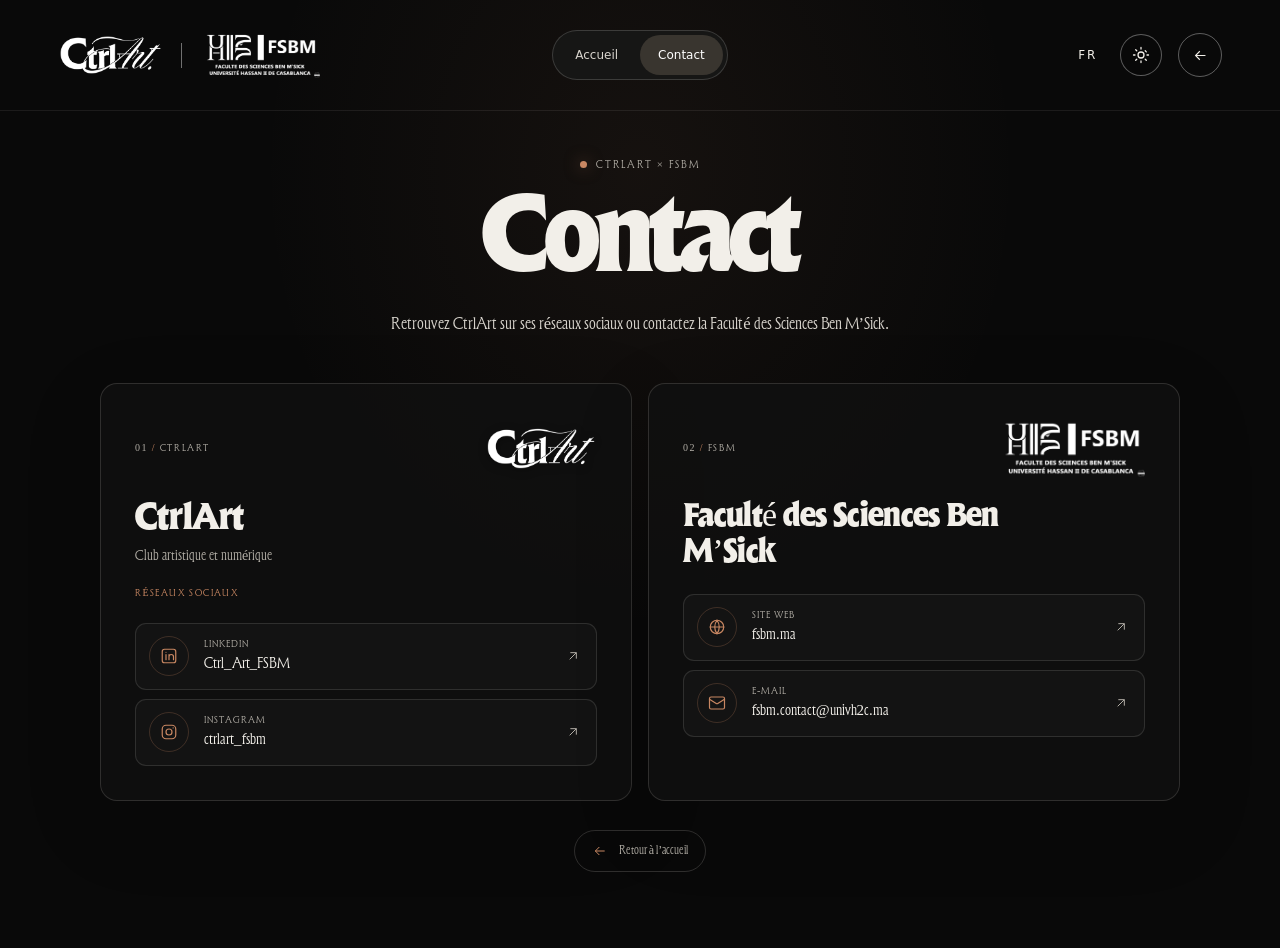
<file: contact.html>
<!doctype html>
<html lang="fr" data-page="organization-contact">
  <head>
    <meta charset="utf-8" />
    <meta name="viewport" content="width=device-width, initial-scale=1" />
    <meta name="theme-color" content="#090909" />
    <meta name="description" content="Coordonnées de CtrlArt et de la Faculté des Sciences Ben M’Sick : réseaux sociaux, site web et e-mail." />
    <title>Contact — CtrlArt &amp; FSBM</title>
    <link rel="stylesheet" href="css/styles.css" />
  </head>
  <body class="organization-contact-body">
    <script>
      try {
        const theme = localStorage.getItem('ctrlart-theme');
        if (theme === 'light' || theme === 'dark') document.documentElement.dataset.theme = theme;
      } catch (error) {}
    </script>
    <main class="organization-contact-page">
      <header class="hero-header org-contact-header">
        <a class="header-brand" href="index.html#accueil" aria-label="CtrlArt, retour à l’accueil">
          <img class="header-logo" src="assets/logos/ctrlart-logo-white.png" alt="CtrlArt" width="280" height="130" />
          <span class="brand-divider" aria-hidden="true"></span>
          <span class="header-fsbm-mark">
            <img class="header-fsbm-logo header-fsbm-logo--dark" src="assets/logos/fsbm-logo-dark.png" alt="Faculté des Sciences Ben M’Sick" width="640" height="250" />
            <img class="header-fsbm-logo header-fsbm-logo--light" src="assets/logos/fsbm-logo-light.png" alt="Faculté des Sciences Ben M’Sick" width="640" height="250" />
          </span>
        </a>
        <nav class="hero-nav" data-page="organization-contact" aria-label="Navigation principale">
          <a href="index.html#accueil">Accueil</a>
          <a href="contact.html" aria-current="page">Contact</a>
        </nav>
        <div class="header-utility">
          <button class="language-current" id="language-toggle" type="button" lang="fr" aria-label="Passer en anglais" aria-pressed="false" title="Passer en anglais">FR</button>
          <button class="theme-toggle" id="theme-toggle" type="button" aria-label="Passer au thème clair" aria-pressed="false" title="Passer au thème clair">
            <svg class="theme-icon theme-icon--sun" viewBox="0 0 24 24" fill="none" stroke="currentColor" stroke-width="1.7" stroke-linecap="round" aria-hidden="true" focusable="false"><circle cx="12" cy="12" r="4"/><path d="M12 2v2m0 16v2M4.93 4.93l1.42 1.42m11.3 11.3 1.42 1.42M2 12h2m16 0h2M4.93 19.07l1.42-1.42m11.3-11.3 1.42 1.42"/></svg>
            <svg class="theme-icon theme-icon--moon" viewBox="0 0 24 24" fill="none" stroke="currentColor" stroke-width="1.7" stroke-linecap="round" stroke-linejoin="round" aria-hidden="true" focusable="false"><path d="M20.2 15.2A8.2 8.2 0 0 1 8.8 3.8 8.3 8.3 0 1 0 20.2 15.2Z"/></svg>
          </button>
          <a class="quick-link" href="index.html#accueil" aria-label="Retour à l’accueil" title="Retour à l’accueil">
            <svg viewBox="0 0 24 24" fill="none" stroke="currentColor" stroke-width="1.5" aria-hidden="true"><path d="M19 12H5M11 18l-6-6 6-6"/></svg>
          </a>
        </div>
      </header>

      <section class="org-contact-stage" id="organization-contact" aria-labelledby="org-contact-title" aria-label="Coordonnées de CtrlArt et de la Faculté des Sciences Ben M’Sick">
        <div class="org-contact-inner">
          <header class="org-contact-heading">
            <p class="org-contact-kicker"><span class="org-kicker-dot" aria-hidden="true"></span><span data-org-key="eyebrow">CTRLART × FSBM</span></p>
            <h1 class="org-contact-title" id="org-contact-title" data-org-key="title">Contact</h1>
            <p class="org-contact-intro" data-org-key="intro">Retrouvez CtrlArt sur ses réseaux sociaux ou contactez la Faculté des Sciences Ben M’Sick.</p>
          </header>

          <div class="org-contact-grid">
            <article class="org-card org-card--ctrlart">
              <div class="org-card-heading">
                <div class="org-card-brandline">
                  <span class="org-card-index">01 <span aria-hidden="true">/</span> CTRLART</span>
                  <img class="org-ctrlart-logo" src="assets/logos/ctrlart-logo-white.png" alt="Logo de CtrlArt" width="280" height="130" data-org-alt="ctrlartAlt" />
                </div>
                <h2 class="org-card-title">CtrlArt</h2>
                <p class="org-card-subtitle" data-org-key="ctrlartType">Club artistique et numérique</p>
                <p class="org-methods-title" data-org-key="socialTitle">Réseaux sociaux</p>
              </div>
              <div class="org-methods">
                <a class="org-method" href="https://www.linkedin.com/search/results/companies/?keywords=Ctrl_Art_FSBM" target="_blank" rel="noopener noreferrer" data-org-aria="linkedinAction">
                  <span class="org-method-icon" aria-hidden="true"><svg viewBox="0 0 24 24" fill="none" stroke="currentColor" stroke-width="1.6" stroke-linecap="round" stroke-linejoin="round"><rect x="3" y="3" width="18" height="18" rx="3"/><path d="M8 10v7M8 7h.01M12 17v-7m0 3a3 3 0 0 1 6 0v4"/></svg></span>
                  <span class="org-method-copy"><span class="org-method-label" data-org-key="linkedinLabel">LinkedIn</span><span class="org-method-value" data-org-key="linkedinName">Ctrl_Art_FSBM</span></span>
                  <svg class="org-method-arrow" viewBox="0 0 24 24" fill="none" stroke="currentColor" stroke-width="1.5" aria-hidden="true"><path d="M7 17 17 7M8 7h9v9"/></svg>
                </a>
                <a class="org-method" href="https://www.instagram.com/ctrlart_fsbm/" target="_blank" rel="noopener noreferrer" data-org-aria="instagramAction">
                  <span class="org-method-icon" aria-hidden="true"><svg viewBox="0 0 24 24" fill="none" stroke="currentColor" stroke-width="1.6" stroke-linecap="round" stroke-linejoin="round"><rect x="3" y="3" width="18" height="18" rx="5"/><circle cx="12" cy="12" r="4"/><path d="M17.5 6.5h.01"/></svg></span>
                  <span class="org-method-copy"><span class="org-method-label" data-org-key="instagramLabel">Instagram</span><span class="org-method-value" data-org-key="instagramHandle">ctrlart_fsbm</span></span>
                  <svg class="org-method-arrow" viewBox="0 0 24 24" fill="none" stroke="currentColor" stroke-width="1.5" aria-hidden="true"><path d="M7 17 17 7M8 7h9v9"/></svg>
                </a>
              </div>
            </article>

            <article class="org-card org-card--fsbm">
              <div class="org-card-heading">
                <div class="org-card-brandline">
                  <span class="org-card-index">02 <span aria-hidden="true">/</span> FSBM</span>
                  <span class="org-fsbm-logo">
                    <img class="org-fsbm-logo-dark" src="assets/logos/fsbm-logo-dark.png" alt="Logo de la Faculté des Sciences Ben M’Sick" width="640" height="250" data-org-alt="fsbmAlt" />
                    <img class="org-fsbm-logo-light" src="assets/logos/fsbm-logo-light.png" alt="Logo de la Faculté des Sciences Ben M’Sick" width="640" height="250" data-org-alt="fsbmAlt" />
                  </span>
                </div>
                <h2 class="org-card-title org-card-title--fsbm" data-org-key="fsbmName">Faculté des Sciences Ben M’Sick</h2>
              </div>
              <div class="org-methods">
                <a class="org-method" href="https://fsbm.ma/" target="_blank" rel="noopener noreferrer" data-org-aria="websiteAction">
                  <span class="org-method-icon" aria-hidden="true"><svg viewBox="0 0 24 24" fill="none" stroke="currentColor" stroke-width="1.6" stroke-linecap="round" stroke-linejoin="round"><circle cx="12" cy="12" r="9"/><path d="M3 12h18M12 3a15 15 0 0 1 0 18m0-18a15 15 0 0 0 0 18"/></svg></span>
                  <span class="org-method-copy"><span class="org-method-label" data-org-key="websiteLabel">Site web</span><span class="org-method-value" data-org-key="websiteValue">fsbm.ma</span></span>
                  <svg class="org-method-arrow" viewBox="0 0 24 24" fill="none" stroke="currentColor" stroke-width="1.5" aria-hidden="true"><path d="M7 17 17 7M8 7h9v9"/></svg>
                </a>
                <a class="org-method" href="mailto:fsbm.contact@univh2c.ma" data-org-aria="emailAction">
                  <span class="org-method-icon" aria-hidden="true"><svg viewBox="0 0 24 24" fill="none" stroke="currentColor" stroke-width="1.6" stroke-linecap="round" stroke-linejoin="round"><rect x="2" y="4" width="20" height="16" rx="2"/><path d="m22 7-8.97 5.7a1.94 1.94 0 0 1-2.06 0L2 7"/></svg></span>
                  <span class="org-method-copy"><span class="org-method-label" data-org-key="emailLabel">E-mail</span><span class="org-method-value" data-org-key="emailValue">fsbm.contact@univh2c.ma</span></span>
                  <svg class="org-method-arrow" viewBox="0 0 24 24" fill="none" stroke="currentColor" stroke-width="1.5" aria-hidden="true"><path d="M7 17 17 7M8 7h9v9"/></svg>
                </a>
              </div>
            </article>
          </div>

          <a class="org-back-home" href="index.html#accueil"><svg viewBox="0 0 24 24" fill="none" stroke="currentColor" stroke-width="1.5" aria-hidden="true"><path d="M19 12H5M11 18l-6-6 6-6"/></svg><span data-org-key="homeCta">Retour à l’accueil</span></a>
        </div>
      </section>
    </main>
    
  <script src="js/theme.js"></script>
</body>
</html>
</file>
<file: css/styles.css>
@font-face{font-family:Forevs;src:url("../assets/fonts/Forevs.otf") format("opentype");font-display:swap}
@font-face{font-family:ForevsBlack;src:url("../assets/fonts/ForevsBlack.otf") format("opentype");font-display:swap}

:root{
  color-scheme:dark;
  --paper:#f2efe9;
  --paper-soft:#d8d4cd;
  --muted:#b1ada5;
  --line:rgba(244,240,233,.16);
  --field:#171716;
  --accent:#c88762;
  --sans:ui-sans-serif,system-ui,-apple-system,BlinkMacSystemFont,"Segoe UI",sans-serif;
  --ease-out:cubic-bezier(.2,.8,.2,1)
}

*,*::before,*::after{box-sizing:border-box}
html{scroll-behavior:smooth;scrollbar-color:#514d47 #101010;scrollbar-width:thin}
body{margin:0;background:#080808;color:var(--paper);font-family:var(--sans);-webkit-font-smoothing:antialiased}
a{color:inherit}
button,input{font:inherit}
::selection{background:#a96745;color:#fffaf5}
button:focus-visible,a:focus-visible,input:focus-visible{outline:2px solid #e4ad88;outline-offset:4px}

.hero{
  min-height:100svh;
  position:relative;
  overflow:hidden;
  display:flex;
  flex-direction:column;
  background-color:#090909;
  background-image:linear-gradient(180deg,rgba(0,0,0,.48),rgba(0,0,0,.34) 48%,rgba(0,0,0,.76)),url("../assets/media/hero-bg.jpg");
  background-position:center;
  background-size:cover,cover
}
.hero::after{content:"";position:absolute;inset:0;pointer-events:none;box-shadow:inset 0 0 120px rgba(0,0,0,.48)}
.hero-header,.hero-content,.hero-bottom{position:relative;z-index:1}
.hero-header{padding:30px clamp(24px,4.5vw,76px);display:grid;grid-template-columns:1fr auto 1fr;align-items:center;gap:24px}
.header-brand{display:flex;align-items:center;gap:18px;width:max-content;text-decoration:none}
.header-brand img{display:block;width:105px;height:auto}
.brand-divider{width:1px;height:25px;background:rgba(255,255,255,.42)}
.header-fsbm-mark{position:relative;display:block;width:120px;aspect-ratio:64/25;flex:none}
.header-brand .header-fsbm-mark img{position:absolute;inset:0;display:block;width:100%;height:100%;object-fit:contain}
.header-brand .header-fsbm-mark img.header-fsbm-logo--light{display:none}
html[data-theme="light"] .header-brand .header-fsbm-mark img.header-fsbm-logo--dark{display:none}
html[data-theme="light"] .header-brand .header-fsbm-mark img.header-fsbm-logo--light{display:block}
.hero-nav{display:flex;align-items:center;gap:4px;padding:4px;border:1px solid rgba(255,255,255,.16);border-radius:999px;background:rgba(23,23,22,.92)}
.hero-nav a{display:inline-flex;align-items:center;justify-content:center;min-height:40px;padding:0 18px;border-radius:999px;color:#d9d5ce;text-decoration:none;font-size:12px;white-space:nowrap;transition:background .22s var(--ease-out),color .22s var(--ease-out)}
.hero-nav a:hover,.hero-nav a:focus-visible{background:#3b3935;color:#fff}
.header-utility{justify-self:end;display:flex;align-items:center;gap:16px}
.language-current{min-width:2.8em;padding:6px 3px;border:0;background:transparent;color:inherit;font:inherit;font-size:12px;line-height:1;letter-spacing:.14em;text-align:center;cursor:pointer;-webkit-appearance:none;appearance:none;transition:color .22s var(--ease-out)}
.language-current:hover{color:var(--accent)}
.theme-toggle{display:grid;place-items:center;width:42px;height:42px;padding:0;border:1px solid rgba(255,255,255,.34);border-radius:50%;background:rgba(0,0,0,.08);color:#f2efe9;cursor:pointer;transition:background .22s var(--ease-out),border-color .22s var(--ease-out),color .22s var(--ease-out)}
.theme-toggle:hover{background:rgba(255,255,255,.12);border-color:rgba(255,255,255,.62)}
.theme-icon{width:18px;height:18px}
.theme-icon--moon{display:none}
html[data-theme="light"] .theme-icon--sun{display:none}
html[data-theme="light"] .theme-icon--moon{display:block}
.quick-link{display:grid;place-items:center;width:44px;height:44px;border:1px solid rgba(255,255,255,.34);border-radius:50%;text-decoration:none;transition:background .22s var(--ease-out),border-color .22s var(--ease-out)}
.quick-link:hover{background:rgba(255,255,255,.12);border-color:rgba(255,255,255,.62)}
.quick-link svg{width:17px;height:17px}

.hero-content{flex:1;display:flex;align-items:center;justify-content:center;padding:48px 24px 42px;text-align:center}
.hero-copy{width:min(100%,920px)}
.hero-title{margin:0;font-family:ForevsBlack,Georgia,serif;font-size:clamp(3.25rem,7.1vw,6rem);font-weight:900;letter-spacing:-.035em;line-height:.96;text-wrap:balance}
.hero-title>span{display:block}
.hero-title .title-second{color:#d6d1c9}
.title-year{display:inline-block;margin-left:.34em;color:var(--accent);font-family:Forevs,Georgia,serif;font-size:clamp(16px,1.8vw,26px);font-weight:400;letter-spacing:.1em;vertical-align:.36em;white-space:nowrap}
.hero-description{max-width:54ch;margin:26px auto 0;color:#d2cec7;font-size:clamp(1rem,1.25vw,1.125rem);line-height:1.72;text-wrap:balance}
.hero-cta{display:inline-flex;min-height:50px;align-items:center;justify-content:center;gap:15px;margin-top:32px;padding:0 25px;border-radius:999px;background:var(--paper);color:#171615;text-decoration:none;font-size:13px;font-weight:700;transition:transform .22s var(--ease-out),background .22s var(--ease-out)}
.hero-cta:hover{transform:translateY(-2px);background:#fffaf4}
.hero-cta:active{transform:translateY(0)}
.hero-cta span{font-size:17px;line-height:1}
.hero-bottom{display:flex;align-items:end;justify-content:space-between;gap:24px;padding:0 clamp(24px,4.5vw,76px) 30px;color:#c2bdb5;font-size:11px;letter-spacing:.1em;text-transform:uppercase}
.hero-bottom a{padding-bottom:5px;border-bottom:1px solid #8e8981;text-decoration:none;transition:color .2s,border-color .2s}
.hero-bottom a:hover{color:#fff;border-color:#fff}

.page-shell{min-height:100svh;display:grid;place-items:center;padding:clamp(24px,4vw,56px);background:#090909}
/* Intentional full-bleed split card: the outer rim clips the video to the shared corner radius. */
.card-rim{width:min(1240px,100%);border:1px solid rgba(244,240,233,.18);border-radius:16px;overflow:hidden}
.card{display:grid;grid-template-columns:minmax(0,1fr) minmax(0,1.15fr);min-height:690px;background:#10100f}
.brand-panel{position:relative;min-height:100%;overflow:hidden;background:#131312;border-right:1px solid var(--line)}
.brand-video-frame{position:absolute;inset:0;margin:0;background:#141413}
.brand-video{display:block;width:100%;height:100%;object-fit:cover}
.brand-logo-wrap{position:absolute;top:30px;left:32px;z-index:1}
.brand-logo{display:block;width:118px;height:auto;filter:drop-shadow(0 2px 4px rgba(0,0,0,.65))}
.form-panel{display:flex;flex-direction:column;justify-content:center;padding:44px clamp(32px,4.5vw,64px);background:#111110}
.form-header{margin-bottom:27px}
.form-header-top{display:flex;align-items:center;justify-content:space-between;gap:14px}
.preview-badge{display:inline-flex;align-items:center;gap:8px;padding:8px 12px;border:1px solid #625e57;border-radius:999px;background:#252422;color:#f0ece5;font-size:12px;font-weight:700;letter-spacing:.02em}
.preview-dot{width:7px;height:7px;border-radius:50%;background:#c8b59f}
.required-legend{color:#c5c0b8;font-size:12px}
.required-legend span,.req{color:#d5a080}
.form-title{margin:19px 0 10px;font-family:Forevs,Georgia,serif;font-size:42px;font-weight:400;line-height:1.05}
.form-subtitle{margin:0;color:#c8c3bb;font-size:14px;line-height:1.6}
.field-grid{display:grid;grid-template-columns:repeat(6,minmax(0,1fr));gap:17px 14px}
.field{grid-column:span 3;display:flex;min-width:0;flex-direction:column;gap:8px}
.field-email,.field-phone{grid-column:span 3}
.field-wide{grid-column:1/-1}
.field label{color:#e2ded7;font-size:13px;line-height:1.35}
.input-wrap{position:relative}
.input-wrap input{width:100%;height:49px;min-width:0;padding:0 13px 0 43px;border:1px solid #46433e;border-radius:10px;outline:none;background:var(--field);color:#f3f0ea;font-size:14px;transition:border-color .2s var(--ease-out),background .2s var(--ease-out)}
.input-wrap input::placeholder{color:#a19b93;opacity:1}
.input-wrap input:focus{border-color:#d8a584;background:#1a1917}
.input-wrap input:disabled{border-color:#393733;background:#151514;color:#aaa49b;opacity:1;cursor:not-allowed}
.input-wrap input:disabled::placeholder{color:#8f8981}
.field-icon{position:absolute;top:50%;left:14px;display:flex;transform:translateY(-50%);color:#b1aba2;pointer-events:none}
.field-icon svg{width:17px;height:17px}
.form-actions{display:flex;flex-direction:column;gap:14px;margin-top:24px}
.submit-button{display:flex;width:100%;min-height:52px;align-items:center;justify-content:center;gap:10px;border:1px solid #625e57;border-radius:10px;background:#252422;color:#d8d2ca;font-weight:700;cursor:not-allowed}
.button-icon,.notice-icon{display:flex;flex:none}
.button-icon svg,.notice-icon svg{width:17px;height:17px}
.preview-notice{display:flex;align-items:flex-start;gap:10px;margin:0;padding:0 2px;border:0;background:transparent;color:#c3beb6;font-size:12px;line-height:1.55}
.notice-icon{margin-top:1px;color:#d5a080}

html[data-theme="light"]{color-scheme:light;scrollbar-color:#c5b8a8 #eee9e1;--paper:#28231e;--paper-soft:#413a32;--muted:#685f54;--line:rgba(53,43,34,.16);--field:#fffdfa;--accent:#a96643}
html[data-theme="light"] body{background:#efebe4;color:var(--paper)}
html[data-theme="light"] .hero{background-color:#ece7de;background-image:linear-gradient(180deg,rgba(250,247,241,.90),rgba(245,241,233,.86) 48%,rgba(239,234,225,.94)),url("../assets/media/hero-bg.jpg")}
html[data-theme="light"] .hero::after{box-shadow:inset 0 0 100px rgba(73,55,39,.06)}
html[data-theme="light"] .header-logo{filter:brightness(0)}
html[data-theme="light"] .brand-divider{background:rgba(47,40,34,.30)}
html[data-theme="light"] .theme-toggle,html[data-theme="light"] .quick-link{border-color:rgba(47,40,34,.34);background:rgba(255,255,255,.35);color:#2d2721}
html[data-theme="light"] .theme-toggle:hover,html[data-theme="light"] .quick-link:hover{background:rgba(104,85,65,.12);border-color:rgba(47,40,34,.55)}
html[data-theme="light"] .hero-nav{border-color:rgba(62,51,40,.16);background:rgba(255,253,248,.78)}
html[data-theme="light"] .hero-nav a{color:#494239}
html[data-theme="light"] .hero-nav a:hover,html[data-theme="light"] .hero-nav a:focus-visible{background:#e9e1d6;color:#211d18}
html[data-theme="light"] .hero-title .title-second{color:#453b32}
html[data-theme="light"] .hero-description{color:#51493f}
html[data-theme="light"] .hero-cta{background:#28231e;color:#faf7f1}
html[data-theme="light"] .hero-cta:hover{background:#46382d;color:#fffaf4}
html[data-theme="light"] .hero-bottom{color:#5d554b}
html[data-theme="light"] .hero-bottom a{border-color:#aaa093}
html[data-theme="light"] .hero-bottom a:hover{color:#211d18;border-color:#211d18}
html[data-theme="light"] .page-shell{background:#eeeae2}
html[data-theme="light"] .card-rim{border-color:rgba(65,52,38,.18)}
html[data-theme="light"] .card{background:#fbf9f4}
html[data-theme="light"] .form-panel{background:#faf8f3}
html[data-theme="light"] .preview-badge{border-color:#d3c9ba;background:#f1ece3;color:#3e3429}
html[data-theme="light"] .preview-dot{background:#a96643}
html[data-theme="light"] .required-legend{color:#6e6357}
html[data-theme="light"] .field label{color:#322d27}
html[data-theme="light"] .input-wrap input{border-color:#cdc3b6;background:#fffdfa;color:#2c2721}
html[data-theme="light"] .input-wrap input::placeholder{color:#766d62}
html[data-theme="light"] .input-wrap input:focus{border-color:#a96643;background:#fff}
html[data-theme="light"] .input-wrap input:disabled{border-color:#ddd5c9;background:#f0ece5;color:#8c8378}
html[data-theme="light"] .input-wrap input:disabled::placeholder{color:#898174}
html[data-theme="light"] .field-icon{color:#756b5f}
html[data-theme="light"] .form-subtitle{color:#665d52}
html[data-theme="light"] .submit-button{border-color:#d3c8b8;background:#eee8de;color:#554b40}
html[data-theme="light"] .preview-notice{color:#685f54}
html[data-theme="light"] .notice-icon{color:#a96643}

@media(max-width:900px){
  .hero-header{grid-template-columns:1fr auto}
  .hero-nav{grid-row:2;grid-column:1/-1;justify-self:center}
  .hero-content{padding-top:38px}
  .card{grid-template-columns:1fr}
  .brand-panel{min-height:370px;border-right:0;border-bottom:1px solid var(--line)}
  .form-panel{padding:40px clamp(28px,6vw,54px)}
}
@media(max-width:560px){
  .hero-header{gap:18px;padding:20px 20px}
  .header-brand{gap:12px}
  .header-brand img{width:86px}
  .brand-divider{height:22px}
  .header-brand .header-fsbm-mark{width:94px}
  .header-utility{gap:11px}
  .theme-toggle{width:40px;height:40px}
  .quick-link{width:40px;height:40px}
  .hero-nav a{min-height:38px;padding:0 12px;font-size:11px}
  .hero-content{padding:34px 21px 38px}
  .hero-title{font-size:clamp(3rem,12vw,4rem);line-height:.98}
  .title-year{margin-left:.25em;font-size:16px;vertical-align:.35em}
  .hero-description{max-width:34ch;margin-top:22px;font-size:15px;line-height:1.65}
  .hero-cta{min-height:48px;margin-top:27px;padding:0 22px;font-size:13px}
  .hero-bottom{gap:14px;padding:0 20px 23px;font-size:11px;letter-spacing:.04em}
  .hero-bottom span:first-child{max-width:55%}
  .hero-bottom a{max-width:45%;text-align:right}
  .page-shell{align-items:start;padding:16px 12px}
  .card-rim{border-radius:14px}
  .brand-panel{min-height:290px}
  .brand-logo-wrap{top:20px;left:20px}
  .brand-logo{width:104px}
  .form-panel{padding:30px 21px 27px}
  .form-header{margin-bottom:23px}
  .form-header-top{flex-wrap:wrap;align-items:center}
  .field,.field-email,.field-phone{grid-column:1/-1}
  .field-grid{gap:16px}
  .input-wrap input{height:50px;font-size:16px}
}
@media(max-width:360px){
  .hero-header{gap:14px;padding:18px 14px}
  .header-brand{gap:8px}
  .header-brand img{width:76px}
  .header-brand .header-fsbm-mark{width:74px}
  .header-utility{gap:8px}
  .theme-toggle,.quick-link{width:36px;height:36px}
}
@media(prefers-reduced-motion:reduce){
  html{scroll-behavior:auto}
  *,*::before,*::after{transition-duration:.01ms!important;scroll-behavior:auto!important}
}


/* Contact — editorial profile cards, kept within the existing CtrlArt palette. */
.contact-section{
  position:relative;
  overflow:hidden;
  padding:clamp(72px,8vw,116px) clamp(20px,5vw,76px);
  background:radial-gradient(ellipse at 82% 4%,rgba(200,135,98,.075),transparent 34%),#090909;
  color:var(--paper);
}
.contact-inner{width:min(1160px,100%);margin:0 auto}
.contact-heading{display:grid;grid-template-columns:minmax(0,1fr) minmax(240px,.72fr);align-items:end;gap:28px;margin-bottom:36px}
.contact-heading-copy{min-width:0}
.contact-eyebrow{margin:0 0 13px;color:var(--accent);font-family:Forevs,Georgia,serif;font-size:12px;letter-spacing:.16em;text-transform:uppercase}
.contact-title{margin:0;font-family:ForevsBlack,Forevs,Georgia,serif;font-size:clamp(48px,7vw,84px);font-weight:400;letter-spacing:-.035em;line-height:.92}
.contact-intro{max-width:36ch;justify-self:end;margin:0 0 5px;color:var(--muted);font-family:Forevs,Georgia,serif;font-size:clamp(15px,1.3vw,18px);line-height:1.58}
.contact-grid{display:grid;gap:18px}
.contact-card{display:grid;grid-template-columns:minmax(0,1.08fr) minmax(0,.92fr);min-height:350px;overflow:hidden;border:1px solid var(--line);border-radius:18px;background:#121211}
.contact-info{grid-column:1;grid-row:1;display:flex;min-width:0;flex-direction:column;justify-content:center;padding:32px clamp(25px,4vw,58px)}
.contact-card--portrait-right .contact-info{grid-column:1;grid-row:1}
.contact-card--portrait-left .contact-info{grid-column:2;grid-row:1}
.contact-index{margin:0 0 18px;color:var(--accent);font-family:Forevs,Georgia,serif;font-size:11px;letter-spacing:.15em}
.contact-index span{color:var(--muted)}
.contact-name{margin:0;font-family:ForevsBlack,Forevs,Georgia,serif;font-size:clamp(30px,3.45vw,46px);font-weight:400;letter-spacing:-.025em;line-height:.98;text-transform:uppercase;text-wrap:balance}
.contact-role{max-width:46ch;margin:14px 0 25px;color:var(--paper-soft);font-family:Forevs,Georgia,serif;font-size:16px;line-height:1.48}
.contact-details{display:grid;gap:15px}
.contact-detail{min-width:0}
.contact-detail-label{display:block;margin-bottom:5px;color:var(--muted);font-family:Forevs,Georgia,serif;font-size:10px;letter-spacing:.12em;text-transform:uppercase}
.contact-link{display:inline-flex;max-width:100%;align-items:flex-start;gap:9px;color:var(--paper);font-family:Forevs,Georgia,serif;font-size:15px;line-height:1.4;text-decoration:none;overflow-wrap:anywhere;transition:color .2s var(--ease-out)}
.contact-link:hover{color:var(--accent)}
.contact-detail-icon{width:17px;height:17px;flex:none;margin-top:1px;color:var(--accent)}
.contact-photo{grid-column:2;grid-row:1;position:relative;min-width:0;min-height:350px;overflow:hidden;margin:0;background:#f2efe9}
.contact-card--portrait-left .contact-photo{grid-column:1;grid-row:1}
.contact-photo img{display:block;width:100%;height:100%;min-height:350px;object-fit:cover;object-position:center 24%;filter:grayscale(1);mix-blend-mode:multiply}
html[data-theme="light"] .contact-section{background:radial-gradient(ellipse at 82% 4%,rgba(169,102,67,.075),transparent 34%),#eeeae2}
html[data-theme="light"] .contact-card{border-color:rgba(65,52,38,.16);background:#faf8f3}
html[data-theme="light"] .contact-photo{background:#f2eee7}
html[data-theme="light"] .contact-role{color:#5c5349}
html[data-theme="light"] .contact-detail-label{color:#74695d}
html[data-theme="light"] .contact-link{color:#28231e}
html[data-theme="light"] .contact-link:hover{color:var(--accent)}
@media(max-width:760px){
  .contact-section{padding:68px 16px 76px}
  .contact-heading{grid-template-columns:1fr;gap:15px;margin-bottom:27px}
  .contact-intro{justify-self:start;margin:0}
  .contact-card,.contact-card--portrait-left,.contact-card--portrait-right{grid-template-columns:minmax(0,1fr);min-height:0}
  .contact-card .contact-photo,.contact-card--portrait-left .contact-photo,.contact-card--portrait-right .contact-photo{grid-column:1;grid-row:1;min-height:250px;height:250px}
  .contact-card .contact-photo img,.contact-card--portrait-left .contact-photo img,.contact-card--portrait-right .contact-photo img{min-height:250px;height:250px;object-position:center 22%}
  .contact-card .contact-info,.contact-card--portrait-left .contact-info,.contact-card--portrait-right .contact-info{grid-column:1;grid-row:2;padding:25px 22px 28px}
  .contact-index{margin-bottom:14px}
  .contact-name{font-size:clamp(29px,8vw,40px)}
  .contact-role{margin:12px 0 21px;font-size:15px}
  .contact-details{gap:13px}
  .contact-link{font-size:14px}
}
@media(max-width:360px){
  .contact-section{padding-right:12px;padding-left:12px}
  .contact-info{padding-right:18px;padding-left:18px}
}


/* Separate CtrlArt × FSBM contact page. */
.organization-contact-body{min-height:100vh;background:#080808;color:var(--paper)}
.organization-contact-page{min-height:100svh;display:flex;flex-direction:column;overflow:hidden;background:radial-gradient(ellipse at 50% 18%,rgba(200,135,98,.065),transparent 42%),#090909;color:var(--paper)}
.org-contact-header{width:100%;border-bottom:1px solid rgba(244,240,233,.08)}
.org-contact-header .hero-nav a[aria-current="page"]{background:#39352f;color:#fff}
.org-contact-stage{flex:1;display:flex;align-items:center;padding:42px clamp(20px,5vw,76px) 76px}
.org-contact-inner{width:min(1080px,100%);margin:0 auto}
.org-contact-heading{max-width:760px;margin:0 auto 46px;text-align:center}
.org-contact-kicker{display:inline-flex;align-items:center;gap:9px;margin:0 0 17px;color:var(--muted);font-family:Forevs,Georgia,serif;font-size:11px;letter-spacing:.18em;text-transform:uppercase}
.org-kicker-dot{width:7px;height:7px;border-radius:50%;background:var(--accent);box-shadow:0 0 16px rgba(200,135,98,.5)}
.org-contact-title{margin:0;font-family:ForevsBlack,Forevs,Georgia,serif;font-size:clamp(58px,9vw,112px);font-weight:400;letter-spacing:-.045em;line-height:.9}
.org-contact-intro{max-width:54ch;margin:22px auto 0;color:var(--paper-soft);font-family:Forevs,Georgia,serif;font-size:clamp(15px,1.3vw,18px);line-height:1.6;text-wrap:balance}
.org-contact-grid{display:grid;grid-template-columns:repeat(2,minmax(0,1fr));gap:16px}
.org-card{min-width:0;padding:clamp(22px,3vw,34px);border:1px solid rgba(244,240,233,.14);border-radius:17px;background:rgba(17,17,16,.82);box-shadow:0 24px 80px rgba(0,0,0,.14);transition:border-color .2s var(--ease-out),transform .2s var(--ease-out)}
.org-card:hover{transform:translateY(-2px);border-color:rgba(200,135,98,.42)}
.org-card-heading{margin-bottom:24px}
.org-card-brandline{display:flex;min-height:60px;align-items:center;justify-content:space-between;gap:20px;margin-bottom:20px}
.org-card-index{color:var(--muted);font-family:Forevs,Georgia,serif;font-size:10px;letter-spacing:.16em;text-transform:uppercase}
.org-card-index span{color:var(--accent)}
.org-ctrlart-logo{display:block;width:112px;height:auto;filter:drop-shadow(0 2px 5px rgba(0,0,0,.35))}
.org-card-title{margin:0;font-family:ForevsBlack,Forevs,Georgia,serif;font-size:clamp(27px,3.2vw,38px);font-weight:400;letter-spacing:-.02em;line-height:1.05}
.org-card-title--fsbm{max-width:13ch;font-size:clamp(25px,2.75vw,34px)}
.org-card-subtitle{margin:8px 0 0;color:var(--muted);font-family:Forevs,Georgia,serif;font-size:14px;line-height:1.4}
.org-methods-title{margin:21px 0 0;color:var(--accent);font-family:Forevs,Georgia,serif;font-size:10px;letter-spacing:.14em;text-transform:uppercase}
.org-fsbm-logo{position:relative;display:block;width:min(148px,42%);aspect-ratio:64/25;flex:none}
.org-fsbm-logo img{position:absolute;inset:0;display:block;width:100%;height:100%;object-fit:contain}
.org-fsbm-logo-light{display:none!important}
html[data-theme="light"] .org-fsbm-logo-dark{display:none!important}
html[data-theme="light"] .org-fsbm-logo-light{display:block!important}
.org-methods{display:grid;gap:9px}
.org-method{display:grid;grid-template-columns:42px minmax(0,1fr) 18px;min-height:67px;align-items:center;gap:13px;padding:11px 13px;border:1px solid rgba(244,240,233,.12);border-radius:11px;background:rgba(255,255,255,.025);color:var(--paper);text-decoration:none;transition:background .2s var(--ease-out),border-color .2s var(--ease-out),transform .2s var(--ease-out)}
.org-method:hover{transform:translateY(-1px);border-color:rgba(200,135,98,.46);background:rgba(200,135,98,.07)}
.org-method-icon{display:grid;width:40px;height:40px;place-items:center;border:1px solid rgba(200,135,98,.24);border-radius:50%;color:var(--accent)}
.org-method-icon svg{width:18px;height:18px}
.org-method-copy{display:grid;min-width:0;gap:4px}
.org-method-label{color:var(--muted);font-family:Forevs,Georgia,serif;font-size:10px;letter-spacing:.1em;text-transform:uppercase}
.org-method-value{color:var(--paper);font-family:Forevs,Georgia,serif;font-size:15px;line-height:1.35;overflow-wrap:anywhere}
.org-method-arrow{width:16px;height:16px;color:var(--muted);transition:transform .2s var(--ease-out),color .2s var(--ease-out)}
.org-method:hover .org-method-arrow{transform:translate(2px,-2px);color:var(--accent)}
.org-back-home{display:flex;width:max-content;min-height:42px;align-items:center;gap:11px;margin:29px auto 0;padding:0 17px;border:1px solid rgba(244,240,233,.16);border-radius:999px;color:var(--muted);font-family:Forevs,Georgia,serif;font-size:12px;text-decoration:none;transition:border-color .2s var(--ease-out),color .2s var(--ease-out),background .2s var(--ease-out)}
.org-back-home:hover{border-color:rgba(200,135,98,.45);background:rgba(200,135,98,.07);color:var(--paper)}
.org-back-home svg{width:16px;height:16px;color:var(--accent)}
html[data-theme="light"] .organization-contact-page{background:radial-gradient(ellipse at 50% 18%,rgba(169,102,67,.06),transparent 42%),#eeeae2;color:#28231e}
html[data-theme="light"] .org-contact-header{border-color:rgba(65,52,38,.1)}
html[data-theme="light"] .org-contact-header .hero-nav a[aria-current="page"]{background:#e9e1d6;color:#211d18}
html[data-theme="light"] .org-contact-kicker{color:#74695d}
html[data-theme="light"] .org-contact-intro{color:#5c5349}
html[data-theme="light"] .org-card{border-color:rgba(65,52,38,.14);background:rgba(250,248,243,.88);box-shadow:0 24px 70px rgba(53,43,34,.055)}
html[data-theme="light"] .org-card:hover{border-color:rgba(169,102,67,.42)}
html[data-theme="light"] .org-ctrlart-logo{filter:brightness(0)}
html[data-theme="light"] .org-method{border-color:rgba(65,52,38,.12);background:rgba(255,253,250,.7);color:#28231e}
html[data-theme="light"] .org-method:hover{border-color:rgba(169,102,67,.42);background:rgba(169,102,67,.055)}
html[data-theme="light"] .org-method-label{color:#74695d}
html[data-theme="light"] .org-method-value{color:#28231e}
html[data-theme="light"] .org-method-arrow{color:#74695d}
html[data-theme="light"] .org-back-home{border-color:rgba(65,52,38,.16);color:#61584f}
html[data-theme="light"] .org-back-home:hover{color:#28231e}
@media(max-width:900px){
  .org-contact-stage{padding-top:35px}
  .org-contact-grid{max-width:640px;grid-template-columns:1fr;margin:0 auto}
  .org-card{padding:28px}
  .org-card-title--fsbm{max-width:none}
}
@media(max-width:560px){
  .hero-nav a{padding:0 8px;font-size:10px}
  .organization-contact-page .hero-header{gap:14px;padding:20px 16px}
  .organization-contact-page .header-brand{gap:9px}
  .organization-contact-page .header-brand img{width:77px}
  .organization-contact-page .header-brand .header-fsbm-mark{width:76px}
  .organization-contact-page .header-utility{gap:8px}
  .organization-contact-page .theme-toggle,.organization-contact-page .quick-link{width:37px;height:37px}
  .org-contact-stage{align-items:flex-start;padding:45px 17px 56px}
  .org-contact-heading{margin-bottom:30px}
  .org-contact-title{font-size:clamp(58px,16vw,78px)}
  .org-contact-intro{margin-top:17px;font-size:15px}
  .org-contact-grid{gap:12px}
  .org-card{padding:22px 18px;border-radius:14px}
  .org-card-heading{margin-bottom:19px}
  .org-card-brandline{min-height:48px;margin-bottom:17px}
  .org-ctrlart-logo{width:92px}
  .org-fsbm-logo{width:124px}
  .org-card-title{font-size:31px}
  .org-card-title--fsbm{font-size:26px}
  .org-method{grid-template-columns:38px minmax(0,1fr) 16px;min-height:62px;gap:10px;padding:9px 10px}
  .org-method-icon{width:36px;height:36px}
  .org-method-value{font-size:14px}
  .org-back-home{margin-top:23px}
}
@media(max-width:360px){
  .hero-nav{max-width:100%;flex-wrap:wrap;justify-content:center;gap:2px;padding:3px}
  .hero-nav a{min-height:34px;padding:0 7px;font-size:9px}
  .organization-contact-page .hero-header{gap:10px;padding-right:13px;padding-left:13px}
}

/* Persistent participant disclosure, independent of Client status updates. */
.registration-privacy-notice{margin:0;padding:11px 13px;border:1px solid rgba(200,135,98,.38);border-radius:10px;background:rgba(200,135,98,.075);color:#e2d7ca;font-size:12px;line-height:1.55}
html[data-theme="light"] .registration-privacy-notice{border-color:rgba(169,102,67,.3);background:rgba(169,102,67,.06);color:#4f4439}

.speaker-orbit {
  --orbit-paper: #f4f0e9;
  --orbit-muted: rgba(244,240,233,.72);
  --orbit-line: rgba(255,255,255,.22);
  position: relative;
  isolation: isolate;
  height: 100svh;
  min-height: 700px;
  overflow: hidden;
  background: #090909;
  color: var(--orbit-paper);
  touch-action: pan-y;
}
.speaker-orbit__backgrounds,
.speaker-orbit__backdrop,
.speaker-orbit::before,
.speaker-orbit::after {
  position: absolute;
  inset: 0;
  pointer-events: none;
}
.speaker-orbit__backgrounds { z-index: -2; overflow: hidden; }
.speaker-orbit__backdrop {
  inset: -1.5%;
  background-color: #111;
  background-position: center;
  background-size: cover;
  background-repeat: no-repeat;
  opacity: 0;
  transform: scale(1.06);
  filter: saturate(.88) brightness(.72);
  transition: opacity 950ms cubic-bezier(.22,.77,.18,1), transform 1700ms cubic-bezier(.22,.77,.18,1);
  will-change: opacity, transform;
}
.speaker-orbit__backdrop.is-current { opacity: 1; transform: scale(1); }
.speaker-orbit::before {
  z-index: -1;
  content: "";
  background: linear-gradient(180deg, rgba(4,4,4,.44) 0%, rgba(4,4,4,.06) 28%, rgba(4,4,4,.13) 56%, rgba(0,0,0,.72) 100%);
}
.speaker-orbit::after {
  z-index: 1;
  content: "";
  background: linear-gradient(to top, rgba(0,0,0,.94) 0%, rgba(0,0,0,.84) 13%, rgba(0,0,0,.54) 32%, rgba(0,0,0,.22) 55%, transparent 78%);
}
.speaker-orbit__header,
.speaker-orbit__wheel,
.speaker-orbit__caption,
.speaker-orbit__control {
  position: absolute;
}
.speaker-orbit__header {
  z-index: 7;
  top: clamp(22px, 4vh, 38px);
  left: clamp(22px, 5vw, 76px);
  right: clamp(22px, 5vw, 76px);
  display: flex;
  align-items: center;
  justify-content: space-between;
  gap: 18px;
  color: rgba(255,255,255,.86);
  text-transform: uppercase;
}
.speaker-orbit__eyebrow,
.speaker-orbit__count,
.speaker-orbit__details,
.speaker-orbit__hint {
  font-family: var(--sans, ui-sans-serif, system-ui, sans-serif);
  font-size: 10px;
  font-weight: 500;
  letter-spacing: .23em;
  line-height: 1.4;
}
.speaker-orbit__eyebrow { margin: 0; }
.speaker-orbit__count { display: flex; align-items: center; gap: 8px; color: rgba(255,255,255,.73); }
.speaker-orbit__count-current { color: #fff; font-variant-numeric: tabular-nums; }
.speaker-orbit__count-divider { opacity: .48; }
.speaker-orbit__wheel,
.speaker-orbit__portrait-stage { inset: 0; z-index: 3; pointer-events: none; }
.speaker-orbit__node {
  position: absolute;
  top: 0;
  left: 50%;
  width: 0;
  height: 0;
  will-change: transform;
}
.speaker-orbit__pick {
  position: absolute;
  top: 0;
  left: 0;
  display: block;
  width: clamp(112px, 11vw, 164px);
  aspect-ratio: 1;
  padding: 0;
  border: 0;
  border-radius: 50%;
  background: transparent;
  color: inherit;
  cursor: pointer;
  pointer-events: auto;
  -webkit-tap-highlight-color: transparent;
  transform: translate(-50%, -50%) scale(var(--speaker-scale, .75));
  transform-origin: center;
  transition: transform 760ms cubic-bezier(.22,.77,.18,1), opacity 520ms ease;
}
.speaker-orbit__pick:focus-visible { outline: 2px solid #fff; outline-offset: 5px; }
.speaker-orbit__visual {
  position: absolute;
  inset: 0;
  display: block;
  overflow: visible;
  border-radius: 50%;
  opacity: 1;
  transition: opacity 420ms ease;
}
.speaker-orbit__visual::before,
.speaker-orbit__visual::after {
  position: absolute;
  content: "";
  border-radius: 50%;
  pointer-events: none;
  transition: opacity 520ms ease;
}
.speaker-orbit__visual::before {
  inset: 0;
  border: 1px solid rgba(255,255,255,.64);
  background-image: var(--speaker-lens-image), linear-gradient(135deg, rgba(255,255,255,.42), rgba(255,255,255,.04) 42%, rgba(0,0,0,.15));
  background-position: center;
  background-size: 115% 115%, 100% 100%;
  background-blend-mode: screen, normal;
  filter: blur(1.15px) saturate(1.08);
  box-shadow: inset 0 1px 12px rgba(255,255,255,.25), 0 8px 34px rgba(0,0,0,.28);
  opacity: 0;
}
.speaker-orbit__visual::after {
  inset: 1px;
  border: 1px solid rgba(255,255,255,.2);
  background: linear-gradient(146deg, rgba(255,255,255,.52) 0%, rgba(255,255,255,.06) 19%, transparent 43%, rgba(255,255,255,.2) 100%);
  box-shadow: inset 0 1px 1px rgba(255,255,255,.36), inset 0 -1px 2px rgba(0,0,0,.38), 0 0 0 1px rgba(255,255,255,.08);
  opacity: .72;
}
.speaker-orbit__disc {
  position: absolute;
  inset: 5px;
  display: block;
  overflow: hidden;
  border: 1px solid rgba(255,255,255,.23);
  border-radius: 50%;
  background: rgba(16,16,16,.7);
  box-shadow: 0 8px 28px rgba(0,0,0,.35);
  transition: inset 620ms cubic-bezier(.22,.77,.18,1), border-color 450ms ease, box-shadow 450ms ease;
}
.speaker-orbit__portrait {
  display: block;
  width: 100%;
  height: 100%;
  border-radius: 50%;
  object-fit: cover;
  object-position: center 42%;
  filter: grayscale(1) contrast(1.05);
  user-select: none;
  -webkit-user-drag: none;
}
.speaker-orbit__pick[aria-current="true"] .speaker-orbit__visual::before { opacity: 1; }
.speaker-orbit__pick[aria-current="true"] .speaker-orbit__visual::after { opacity: .9; }
.speaker-orbit__pick[aria-current="true"] .speaker-orbit__disc {
  inset: 12px;
  border-color: rgba(255,255,255,.46);
  box-shadow: 0 6px 24px rgba(0,0,0,.4);
}
.speaker-orbit__pick:not([aria-current="true"]):hover .speaker-orbit__disc {
  border-color: rgba(255,255,255,.72);
  box-shadow: 0 0 0 2px rgba(255,255,255,.1), 0 10px 34px rgba(0,0,0,.48);
}
.speaker-orbit__caption {
  z-index: 6;
  left: 50%;
  bottom: clamp(94px, 12vh, 128px);
  width: min(760px, 70vw);
  text-align: center;
  transform: translateX(-50%);
  pointer-events: none;
}
.speaker-orbit__name {
  display: flex;
  align-items: baseline;
  justify-content: center;
  gap: .22em;
  margin: 0;
  color: #fff;
  font-family: Georgia, "Times New Roman", serif;
  font-size: clamp(2.6rem, 5.25vw, 5.2rem);
  font-weight: 400;
  letter-spacing: -.035em;
  line-height: .98;
  text-shadow: 0 2px 22px rgba(0,0,0,.2);
}
.speaker-orbit__name em { font-style: italic; font-weight: 400; }
.speaker-orbit__mask { display: block; overflow: hidden; padding: .08em 0 .14em; }
.speaker-orbit__mask > span { display: block; transform: translateY(0); opacity: 1; transition: transform 460ms cubic-bezier(.22,.77,.18,1), opacity 350ms ease; }
.speaker-orbit__caption.is-leaving .speaker-orbit__mask > span { transform: translateY(-115%); opacity: 0; }
.speaker-orbit__caption.is-entering .speaker-orbit__mask > span { transform: translateY(115%); opacity: 0; }
.speaker-orbit__details {
  display: flex;
  align-items: center;
  justify-content: center;
  gap: 13px;
  margin-top: 16px;
  color: rgba(255,255,255,.83);
  font-size: 9px;
  letter-spacing: .24em;
}
.speaker-orbit__detail-separator { color: rgba(255,255,255,.45); }
.speaker-orbit__hint {
  position: absolute;
  z-index: 6;
  left: 50%;
  bottom: 28px;
  max-width: min(45vw, 560px);
  margin: 0;
  color: rgba(255,255,255,.47);
  font-size: 8px;
  letter-spacing: .16em;
  text-align: center;
  text-transform: uppercase;
  transform: translateX(-50%);
  pointer-events: none;
}
.speaker-orbit__control {
  z-index: 7;
  bottom: 20px;
  display: grid;
  width: 46px;
  height: 46px;
  place-items: center;
  padding: 0;
  border: 1px solid rgba(255,255,255,.3);
  border-radius: 50%;
  background: rgba(10,10,10,.3);
  color: rgba(255,255,255,.9);
  cursor: pointer;
  -webkit-backdrop-filter: blur(10px);
  backdrop-filter: blur(10px);
  transition: transform 220ms ease, background 220ms ease, border-color 220ms ease;
}
.speaker-orbit__control:hover { transform: scale(1.06); border-color: rgba(255,255,255,.7); background: rgba(255,255,255,.12); }
.speaker-orbit__control:focus-visible { outline: 2px solid #fff; outline-offset: 4px; }
.speaker-orbit__control--prev { left: clamp(22px, 5vw, 76px); }
.speaker-orbit__control--next { right: clamp(22px, 5vw, 76px); }
.speaker-orbit__control svg { width: 17px; height: 17px; }
.speaker-orbit__count-dot {
  display: inline-block;
  width: 5px;
  height: 5px;
  margin-right: 8px;
  border-radius: 50%;
  background: #d2a184;
  box-shadow: 0 0 12px rgba(210,161,132,.62);
}
.speaker-orbit__asset-template { display: none !important; }
@media (max-width: 767px) {
  .speaker-orbit { min-height: 640px; }
  .speaker-orbit__backgrounds {
    inset: 0 0 auto;
    height: calc(100vw * 1072 / 1920);
  }
  .speaker-orbit__backgrounds::after {
    position: absolute;
    z-index: 1;
    inset: 0;
    content: "";
    background: linear-gradient(180deg, transparent 44%, rgba(9,9,9,.06) 66%, rgba(9,9,9,.36) 86%, #090909 100%);
    pointer-events: none;
  }
  .speaker-orbit__backdrop {
    inset: 0;
    background-position: center top;
    background-size: 100% auto;
    filter: saturate(.94) brightness(.92);
  }
  .speaker-orbit::before {
    background: linear-gradient(180deg, rgba(4,4,4,.16) 0%, rgba(4,4,4,.02) 28%, rgba(4,4,4,.13) 56%, rgba(0,0,0,.72) 100%);
  }
  .speaker-orbit__header { top: 22px; left: 20px; right: 20px; }
  .speaker-orbit__eyebrow,
  .speaker-orbit__count { font-size: 8px; letter-spacing: .17em; }
  .speaker-orbit__pick { width: clamp(108px, 34vw, 132px); }
  .speaker-orbit__caption { bottom: clamp(84px, 12vh, 104px); width: min(66vw, 300px); }
  .speaker-orbit__name { gap: .18em; font-size: clamp(2rem, 8vw, 2.8rem); }
  .speaker-orbit__details { gap: 8px; margin-top: 12px; font-size: 7px; letter-spacing: .13em; }
  .speaker-orbit__hint { display: none; }
  .speaker-orbit__control { bottom: 18px; width: 42px; height: 42px; }
  .speaker-orbit__control--prev { left: 18px; }
  .speaker-orbit__control--next { right: 18px; }
  .speaker-orbit::after { background: linear-gradient(to top, rgba(0,0,0,.96) 0%, rgba(0,0,0,.87) 16%, rgba(0,0,0,.58) 34%, rgba(0,0,0,.24) 58%, transparent 80%); }
}
@media (max-width: 360px) {
  .speaker-orbit__header { left: 16px; right: 16px; }
  .speaker-orbit__pick { width: 112px; }
  .speaker-orbit__caption { width: 68vw; }
  .speaker-orbit__name { font-size: 1.85rem; }
  .speaker-orbit__details { font-size: 6px; letter-spacing: .1em; }
}
@media (prefers-reduced-motion: reduce) {
  .speaker-orbit__backdrop,
  .speaker-orbit__pick,
  .speaker-orbit__visual,
  .speaker-orbit__visual::before,
  .speaker-orbit__visual::after,
  .speaker-orbit__disc,
  .speaker-orbit__mask > span,
  .speaker-orbit__control { transition-duration: .01ms !important; }
}

html[lang="en"] .ticket-announcement-fr,html:not([lang="en"]) .ticket-announcement-en{display:none}

/* === Standalone Registration & Ticket UI === */
.ticket-announcement {
  margin: 0 0 1.25rem;
  font-weight: 600;
  line-height: 1.5;
}
html[lang="en"] .ticket-announcement-fr,
html:not([lang="en"]) .ticket-announcement-en {
  display: none;
}

.ticket-confirmation-card {
  margin-top: 16px;
  border: 1px solid rgba(255, 255, 255, 0.28);
  border-radius: 18px;
  overflow: hidden;
  background: #ffffff;
  color: #111111;
  box-shadow: 0 18px 48px rgba(0, 0, 0, 0.35);
}
html[data-theme="light"] .ticket-confirmation-card {
  border-color: #171717;
  box-shadow: 0 14px 36px rgba(0, 0, 0, 0.12);
}

.ticket-card-logos {
  display: grid;
  grid-template-columns: repeat(3, 1fr);
  align-items: center;
  gap: 12px;
  padding: 18px 20px 14px;
  background: #ffffff;
}
.ticket-card-logos img {
  display: block;
  width: 88px;
  max-width: 100%;
  height: auto;
  margin: 0 auto;
  object-fit: contain;
}

.ticket-card-hero {
  padding: 26px 20px 22px;
  background: #080808;
  color: #ffffff;
  text-align: center;
}
.ticket-card-edition {
  font: 700 10px/1.2 var(--sans);
  letter-spacing: 0.22em;
  text-transform: uppercase;
}
.ticket-card-title {
  margin: 14px 0 8px;
  font-family: ForevsBlack, Forevs, Georgia, serif;
  font-size: clamp(1.7rem, 4vw, 2.2rem);
  font-weight: 700;
  line-height: 1.03;
  letter-spacing: -0.04em;
  text-transform: uppercase;
}
.ticket-card-sub {
  font: 400 11px/1.45 var(--sans);
  letter-spacing: 0.12em;
  text-transform: uppercase;
  opacity: 0.9;
}
.ticket-card-rule {
  width: 56px;
  margin: 18px auto 0;
  border-top: 1px solid #ffffff;
}
.ticket-card-serial {
  margin-top: 14px;
  font: 700 20px/1 var(--sans);
  letter-spacing: 0.15em;
}
.ticket-card-serial span {
  font-size: 11px;
  letter-spacing: 0.08em;
  opacity: 0.85;
}

.ticket-card-meta {
  padding: 18px 20px 14px;
  background: #ffffff;
  color: #111111;
}
.ticket-card-grid {
  display: grid;
  grid-template-columns: 1fr 1fr;
  gap: 14px;
}
.ticket-card-col--right {
  padding-left: 14px;
  border-left: 1px solid #d5d5d5;
}
.ticket-card-label {
  font: 700 9px/1.2 var(--sans);
  letter-spacing: 0.14em;
  color: #666666;
  text-transform: uppercase;
}
.ticket-card-val {
  margin-top: 5px;
  font: 700 12.5px/1.45 Forevs, var(--sans);
  color: #111111;
}
.ticket-card-val span {
  display: block;
  margin-top: 2px;
  font: 400 10.5px/1.4 var(--sans);
  color: #333333;
}
.ticket-card-note {
  margin-top: 12px;
  padding-top: 10px;
  border-top: 1px solid #d5d5d5;
  font: 400 11px/1.5 var(--sans);
  color: #454545;
}

.ticket-card-stub {
  padding: 18px 20px 20px;
  border-top: 2px dashed #999999;
  background: #ffffff;
  color: #111111;
}
.ticket-card-holder-name {
  margin-top: 6px;
  font: 700 18px/1.25 Forevs, var(--sans);
  word-break: break-word;
}
.ticket-card-ref {
  margin-top: 4px;
  font: 700 11.5px/1.4 var(--sans);
  letter-spacing: 0.06em;
  word-break: break-word;
}
.ticket-card-qr-wrap {
  margin: 16px auto 0;
  text-align: center;
}
.ticket-card-qr-wrap canvas,
.ticket-card-qr-wrap img {
  display: block;
  width: 240px;
  max-width: 100%;
  height: auto;
  margin: 0 auto;
  padding: 6px;
  background: #ffffff;
  border: 1px solid #111111;
  image-rendering: pixelated;
}
.ticket-card-scan-caption {
  margin-top: 7px;
  font: 700 8.5px/1.35 var(--sans);
  letter-spacing: 0.06em;
  text-align: center;
  color: #222222;
}
.ticket-card-privacy {
  margin-top: 12px;
  padding-top: 10px;
  border-top: 1px solid #dddddd;
  font: 400 10px/1.45 var(--sans);
  color: #444444;
}
.ticket-card-actions {
  display: grid;
  grid-template-columns: 1fr 1fr;
  gap: 10px;
  margin-top: 14px;
}
.ticket-action-btn {
  display: inline-flex;
  align-items: center;
  justify-content: center;
  gap: 8px;
  min-height: 44px;
  padding: 10px 14px;
  border-radius: 10px;
  border: 1px solid #111111;
  background: #111111;
  color: #ffffff;
  font: 600 12.5px/1.2 var(--sans);
  cursor: pointer;
  transition: opacity 0.2s ease, transform 0.2s ease;
}
.ticket-action-btn--secondary {
  background: #ffffff;
  color: #111111;
}
.ticket-action-btn:hover {
  opacity: 0.88;
}
@media (max-width: 520px) {
  .ticket-card-grid,
  .ticket-card-actions {
    grid-template-columns: 1fr;
  }
  .ticket-card-col--right {
    padding-left: 0;
    border-left: 0;
    border-top: 1px solid #d5d5d5;
    padding-top: 12px;
  }
}

@media print {
  body * {
    visibility: hidden !important;
  }
  #ticket-printable-area,
  #ticket-printable-area * {
    visibility: visible !important;
  }
  #ticket-printable-area {
    position: fixed !important;
    inset: 0 !important;
    margin: 0 auto !important;
    max-width: 440px !important;
    box-shadow: none !important;
    border: 1px solid #111111 !important;
  }
  .ticket-card-actions {
    display: none !important;
  }
}
</file>
